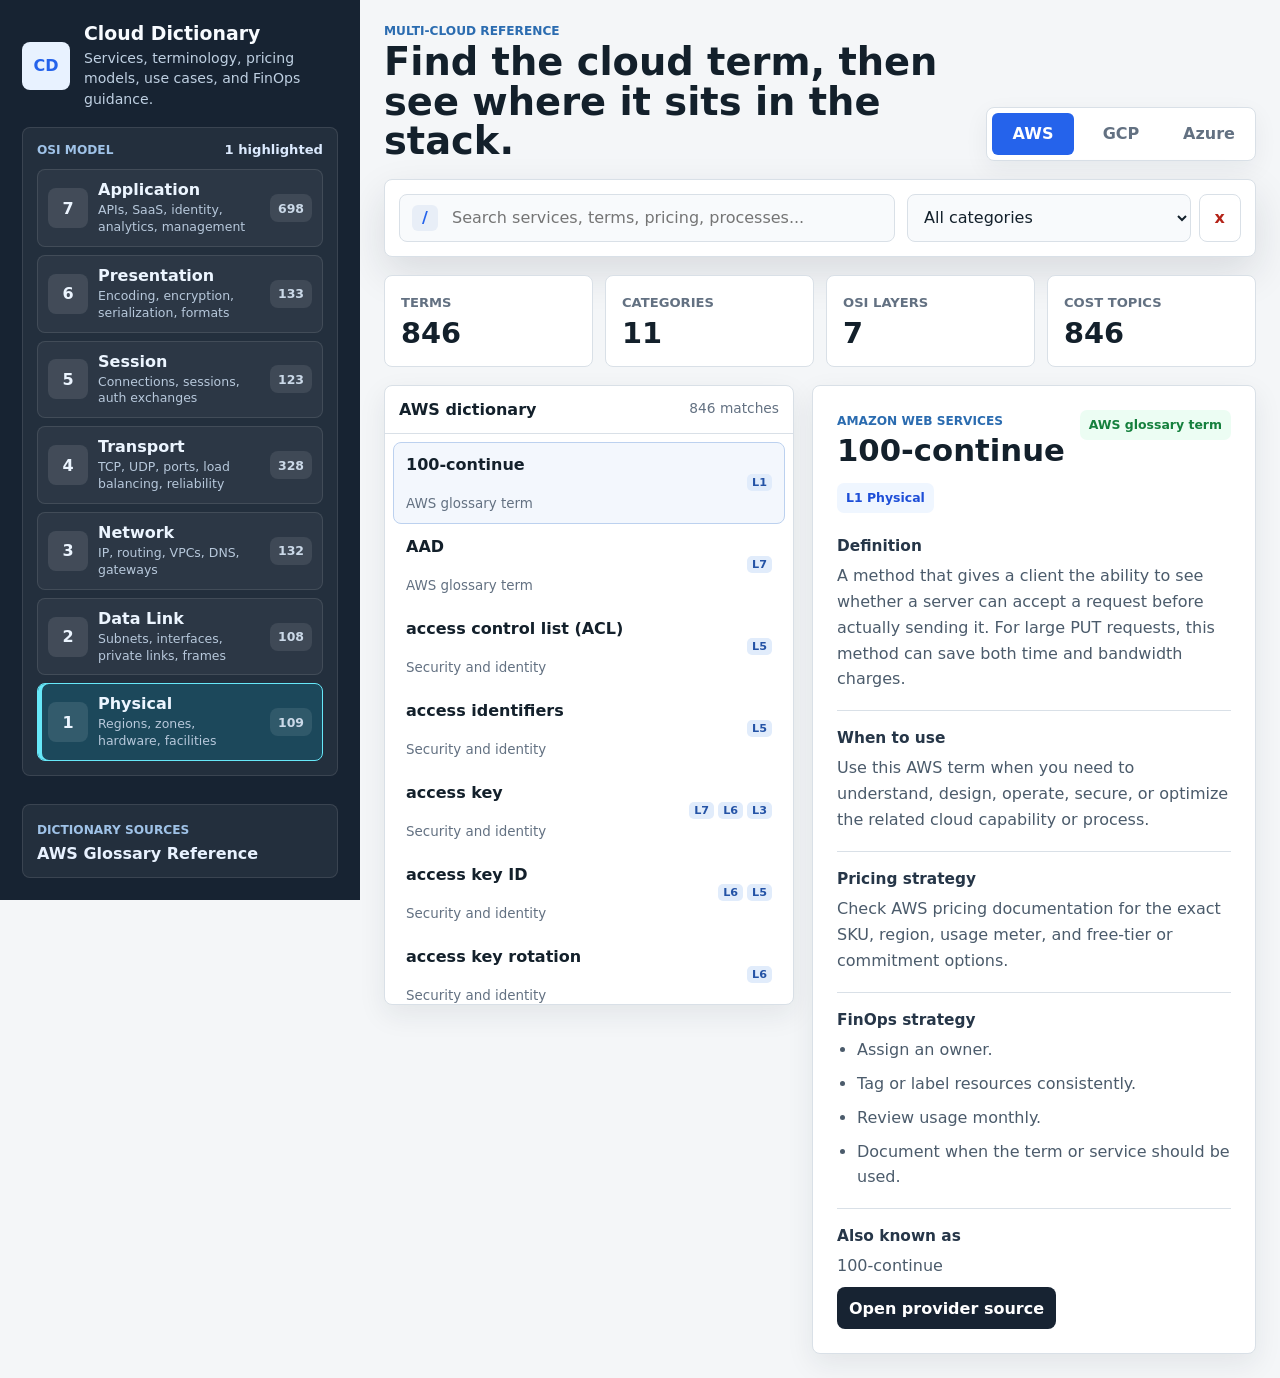
<file: .github/workflows/index.html>
<!doctype html>
<html lang="en">
  <head>
    <meta charset="UTF-8" />
    <meta name="viewport" content="width=device-width, initial-scale=1.0" />
    <title>Cloud Dictionary</title>
    <link rel="stylesheet" href="styles.css" />
  </head>
  <body>
    <main class="app-shell">
      <aside class="osi-panel" aria-label="OSI layers">
        <div class="brand-block">
          <span class="brand-mark">CD</span>
          <div>
            <h1>Cloud Dictionary</h1>
            <p>Services, terminology, pricing models, use cases, and FinOps guidance.</p>
          </div>
        </div>

        <section class="layer-card">
          <div class="side-heading">
            <span>OSI model</span>
            <strong id="activeLayerCount">No layer selected</strong>
          </div>
          <nav class="osi-list" id="osiList" aria-label="OSI layer map"></nav>
        </section>

        <section class="source-card">
          <span>Dictionary sources</span>
          <a id="sourceLink" href="#" target="_blank" rel="noreferrer">Provider reference</a>
        </section>
      </aside>

      <section class="workspace">
        <header class="topbar">
          <div>
            <p class="eyebrow">Multi-cloud reference</p>
            <h2>Find the cloud term, then see where it sits in the stack.</h2>
          </div>
          <div class="provider-tabs" id="providerTabs" role="tablist" aria-label="Cloud provider"></div>
        </header>

        <section class="search-panel" aria-label="Dictionary search">
          <label class="search-field" for="searchInput">
            <span aria-hidden="true">/</span>
            <input id="searchInput" type="search" autocomplete="off" placeholder="Search services, terms, pricing, processes..." />
          </label>
          <div class="filter-row">
            <select id="typeFilter" aria-label="Filter by category"></select>
            <button class="icon-button" type="button" id="clearButton" title="Clear search" aria-label="Clear search">x</button>
          </div>
        </section>

        <section class="stats-row" id="statsRow" aria-label="Provider statistics"></section>

        <section class="content-grid">
          <aside class="results-panel" aria-label="Search results">
            <div class="panel-heading">
              <strong id="resultsTitle">Results</strong>
              <span id="resultsCount"></span>
            </div>
            <div class="results-list" id="resultsList"></div>
          </aside>

          <article class="detail-panel" id="detailPanel" aria-live="polite"></article>
        </section>
      </section>
    </main>

    <script src="cloud-glossary-data.js"></script>
    <script src="app.js"></script>
  </body>
</html>
</file>
<file: .github/workflows/styles.css>
:root {
  color-scheme: light;
  --bg: #f4f6f8;
  --ink: #13202b;
  --muted: #637182;
  --panel: #ffffff;
  --panel-soft: #eef4f8;
  --line: #d9e0e7;
  --nav: #172332;
  --nav-2: #223248;
  --blue: #2563eb;
  --cyan: #0891b2;
  --green: #15803d;
  --amber: #b7791f;
  --red: #b42318;
  --shadow: 0 16px 40px rgba(23, 35, 50, 0.12);
}

* {
  box-sizing: border-box;
}

body {
  margin: 0;
  min-height: 100vh;
  background: var(--bg);
  color: var(--ink);
  font-family: Inter, ui-sans-serif, system-ui, -apple-system, BlinkMacSystemFont, "Segoe UI", sans-serif;
}

button,
input,
select {
  font: inherit;
}

button {
  cursor: pointer;
}

.app-shell {
  display: grid;
  grid-template-columns: minmax(300px, 360px) minmax(0, 1fr);
  min-height: 100vh;
}

.osi-panel {
  position: sticky;
  top: 0;
  height: 100vh;
  overflow: auto;
  display: flex;
  flex-direction: column;
  gap: 18px;
  padding: 22px;
  background: var(--nav);
  color: #f8fbff;
}

.brand-block {
  display: grid;
  grid-template-columns: 48px 1fr;
  gap: 14px;
  align-items: center;
}

.brand-mark {
  display: grid;
  place-items: center;
  width: 48px;
  height: 48px;
  border-radius: 8px;
  background: #e8f2ff;
  color: var(--blue);
  font-weight: 900;
}

.brand-block h1,
.brand-block p,
.topbar h2,
.topbar p,
.detail-panel h3,
.detail-section h4,
.detail-section p {
  margin: 0;
}

.brand-block h1 {
  font-size: 1.18rem;
}

.brand-block p {
  margin-top: 4px;
  color: #bfd0e2;
  font-size: 0.88rem;
  line-height: 1.45;
}

.layer-card,
.source-card {
  border: 1px solid rgba(255, 255, 255, 0.1);
  border-radius: 8px;
  background: rgba(255, 255, 255, 0.055);
}

.layer-card {
  padding: 14px;
}

.side-heading {
  display: flex;
  align-items: center;
  justify-content: space-between;
  gap: 10px;
  margin-bottom: 12px;
}

.side-heading span,
.source-card span,
.eyebrow {
  color: #2b6cb0;
  font-size: 0.76rem;
  font-weight: 850;
  letter-spacing: 0;
  text-transform: uppercase;
}

.side-heading span,
.source-card span {
  color: #9fc2e7;
}

.side-heading strong {
  color: #dbeafe;
  font-size: 0.82rem;
}

.osi-list {
  display: grid;
  gap: 8px;
}

.layer-button {
  width: 100%;
  min-height: 68px;
  display: grid;
  grid-template-columns: 40px 1fr auto;
  gap: 10px;
  align-items: center;
  padding: 10px;
  border: 1px solid rgba(255, 255, 255, 0.1);
  border-radius: 8px;
  background: rgba(255, 255, 255, 0.045);
  color: #ecf5ff;
  text-align: left;
}

.layer-button.highlighted {
  border-color: #67e8f9;
  background: rgba(8, 145, 178, 0.26);
  box-shadow: inset 4px 0 0 #67e8f9;
}

.layer-button.filtered {
  outline: 2px solid #fbbf24;
  outline-offset: 1px;
}

.layer-number,
.layer-count {
  display: grid;
  place-items: center;
  border-radius: 8px;
  font-weight: 900;
}

.layer-number {
  width: 40px;
  height: 40px;
  background: rgba(255, 255, 255, 0.1);
}

.layer-count {
  min-width: 32px;
  height: 28px;
  padding: 0 8px;
  background: rgba(255, 255, 255, 0.09);
  color: #cbd9e8;
  font-size: 0.78rem;
}

.layer-copy strong,
.layer-copy small,
.result-item span,
.source-card a {
  display: block;
}

.layer-copy small {
  margin-top: 3px;
  color: #b7c8db;
  font-size: 0.78rem;
  line-height: 1.35;
}

.source-card {
  margin-top: auto;
  padding: 14px;
}

.source-card a {
  margin-top: 6px;
  color: #e8f2ff;
  font-weight: 800;
  text-decoration: none;
}

.workspace {
  min-width: 0;
  display: flex;
  flex-direction: column;
  gap: 18px;
  padding: 24px;
}

.topbar {
  display: flex;
  align-items: flex-end;
  justify-content: space-between;
  gap: 20px;
}

.topbar h2 {
  max-width: 780px;
  margin-top: 4px;
  font-size: clamp(1.8rem, 3vw, 3.2rem);
  line-height: 1.03;
  letter-spacing: 0;
}

.provider-tabs {
  display: inline-flex;
  gap: 6px;
  padding: 5px;
  border: 1px solid var(--line);
  border-radius: 8px;
  background: var(--panel);
  box-shadow: 0 8px 24px rgba(23, 35, 50, 0.06);
}

.tab-button {
  min-width: 82px;
  min-height: 42px;
  border: 0;
  border-radius: 6px;
  background: transparent;
  color: var(--muted);
  font-weight: 850;
}

.tab-button.active {
  background: var(--blue);
  color: #fff;
}

.search-panel {
  display: grid;
  grid-template-columns: minmax(0, 1fr) auto;
  gap: 12px;
  align-items: center;
  padding: 14px;
  border: 1px solid var(--line);
  border-radius: 8px;
  background: var(--panel);
  box-shadow: var(--shadow);
}

.search-field {
  min-height: 48px;
  display: grid;
  grid-template-columns: 32px 1fr;
  gap: 6px;
  align-items: center;
  padding: 0 12px;
  border: 1px solid var(--line);
  border-radius: 8px;
  background: #f8fafc;
}

.search-field span {
  display: grid;
  place-items: center;
  width: 26px;
  height: 26px;
  border-radius: 6px;
  background: #e8eef7;
  color: var(--blue);
  font-weight: 900;
}

input,
select {
  width: 100%;
  border: 0;
  outline: 0;
  background: transparent;
  color: var(--ink);
}

.filter-row {
  display: flex;
  gap: 8px;
  align-items: center;
}

select {
  min-width: 220px;
  min-height: 48px;
  padding: 0 12px;
  border: 1px solid var(--line);
  border-radius: 8px;
  background: #f8fafc;
}

.icon-button {
  width: 48px;
  height: 48px;
  border: 1px solid var(--line);
  border-radius: 8px;
  background: #fff;
  color: var(--red);
  font-weight: 900;
}

.stats-row {
  display: grid;
  grid-template-columns: repeat(4, minmax(0, 1fr));
  gap: 12px;
}

.stat-card {
  min-height: 92px;
  padding: 16px;
  border: 1px solid var(--line);
  border-radius: 8px;
  background: var(--panel);
}

.stat-card span {
  color: var(--muted);
  font-size: 0.82rem;
  font-weight: 800;
  text-transform: uppercase;
}

.stat-card strong {
  display: block;
  margin-top: 8px;
  font-size: 1.8rem;
  line-height: 1;
}

.content-grid {
  display: grid;
  grid-template-columns: minmax(300px, 410px) minmax(0, 1fr);
  gap: 18px;
  align-items: start;
}

.results-panel,
.detail-panel {
  border: 1px solid var(--line);
  border-radius: 8px;
  background: var(--panel);
  box-shadow: 0 10px 28px rgba(23, 35, 50, 0.08);
}

.results-panel {
  overflow: hidden;
}

.panel-heading {
  display: flex;
  justify-content: space-between;
  gap: 10px;
  padding: 14px;
  border-bottom: 1px solid var(--line);
}

.panel-heading span {
  color: var(--muted);
  font-size: 0.86rem;
}

.results-list {
  max-height: calc(100vh - 330px);
  min-height: 380px;
  overflow: auto;
  padding: 8px;
}

.result-item {
  width: 100%;
  min-height: 76px;
  padding: 12px;
  border: 1px solid transparent;
  border-radius: 8px;
  background: transparent;
  text-align: left;
}

.result-item:hover,
.result-item.active {
  border-color: #bcd1ef;
  background: #f3f7fd;
}

.result-top {
  display: flex;
  align-items: flex-start;
  justify-content: space-between;
  gap: 12px;
}

.result-top strong {
  color: var(--ink);
}

.result-top small {
  display: flex;
  flex-wrap: wrap;
  justify-content: flex-end;
  gap: 4px;
}

.result-top small span {
  padding: 2px 5px;
  border-radius: 5px;
  background: #e1ecfb;
  color: #2453a6;
  font-size: 0.7rem;
  font-weight: 850;
}

.result-item > span:last-child {
  margin-top: 5px;
  color: var(--muted);
  font-size: 0.84rem;
}

.detail-panel {
  min-height: 620px;
  padding: 24px;
}

.detail-header {
  display: flex;
  justify-content: space-between;
  align-items: flex-start;
  gap: 14px;
}

.detail-panel h3 {
  margin-top: 5px;
  font-size: clamp(1.8rem, 2.4vw, 2.7rem);
  line-height: 1.08;
  letter-spacing: 0;
}

.type-pill,
.layer-pill {
  display: inline-flex;
  align-items: center;
  min-height: 30px;
  border-radius: 7px;
  padding: 5px 9px;
  font-size: 0.78rem;
  font-weight: 850;
}

.type-pill {
  max-width: 220px;
  background: #ecfdf3;
  color: var(--green);
}

.layer-pills {
  display: flex;
  flex-wrap: wrap;
  gap: 8px;
  margin: 16px 0 6px;
}

.layer-pill {
  background: #eff6ff;
  color: #1d4ed8;
}

.detail-section {
  padding: 18px 0;
  border-top: 1px solid var(--line);
}

.detail-section:first-of-type {
  border-top: 0;
}

.detail-section h4 {
  color: #263648;
  font-size: 0.96rem;
}

.detail-section p,
.detail-section li {
  margin-top: 8px;
  color: #4b5b6b;
  line-height: 1.62;
}

.detail-section ul {
  margin: 8px 0 0;
  padding-left: 20px;
}

.detail-section.compact {
  padding-bottom: 8px;
}

.source-link {
  display: inline-flex;
  align-items: center;
  min-height: 42px;
  padding: 9px 12px;
  border-radius: 8px;
  background: var(--nav);
  color: #fff;
  font-weight: 850;
  text-decoration: none;
}

.empty-state {
  display: grid;
  gap: 6px;
  padding: 18px;
  color: var(--muted);
}

.empty-state strong {
  color: var(--ink);
}

@media (max-width: 1120px) {
  .app-shell,
  .content-grid {
    grid-template-columns: 1fr;
  }

  .osi-panel {
    position: static;
    height: auto;
  }

  .osi-list {
    grid-template-columns: repeat(2, minmax(0, 1fr));
  }

  .results-list {
    max-height: 420px;
  }
}

@media (max-width: 760px) {
  .workspace,
  .osi-panel {
    padding: 16px;
  }

  .topbar,
  .search-panel,
  .filter-row {
    align-items: stretch;
    flex-direction: column;
  }

  .topbar,
  .filter-row {
    display: flex;
  }

  .search-panel,
  .stats-row,
  .osi-list {
    grid-template-columns: 1fr;
  }

  .provider-tabs {
    width: 100%;
  }

  .tab-button {
    flex: 1;
  }

  select {
    min-width: 0;
  }

  .detail-header {
    flex-direction: column;
  }
}
</file>
